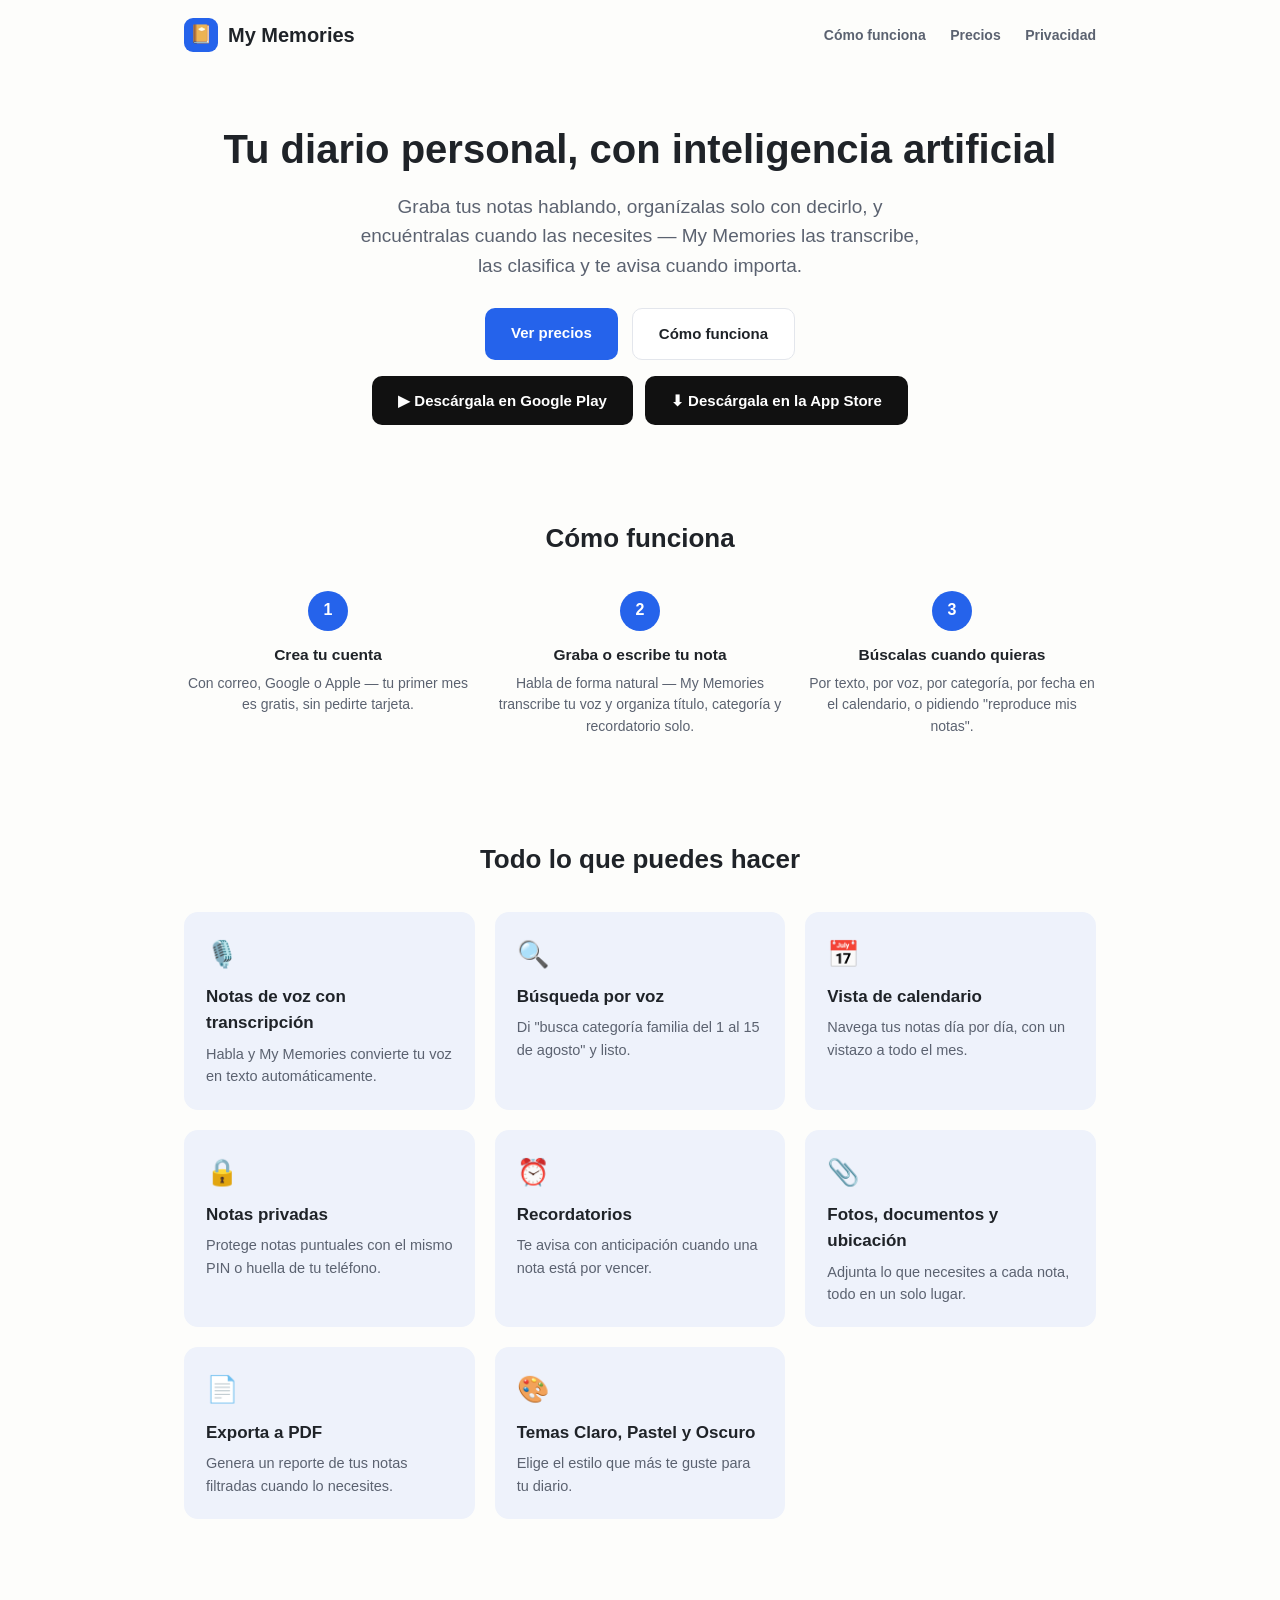
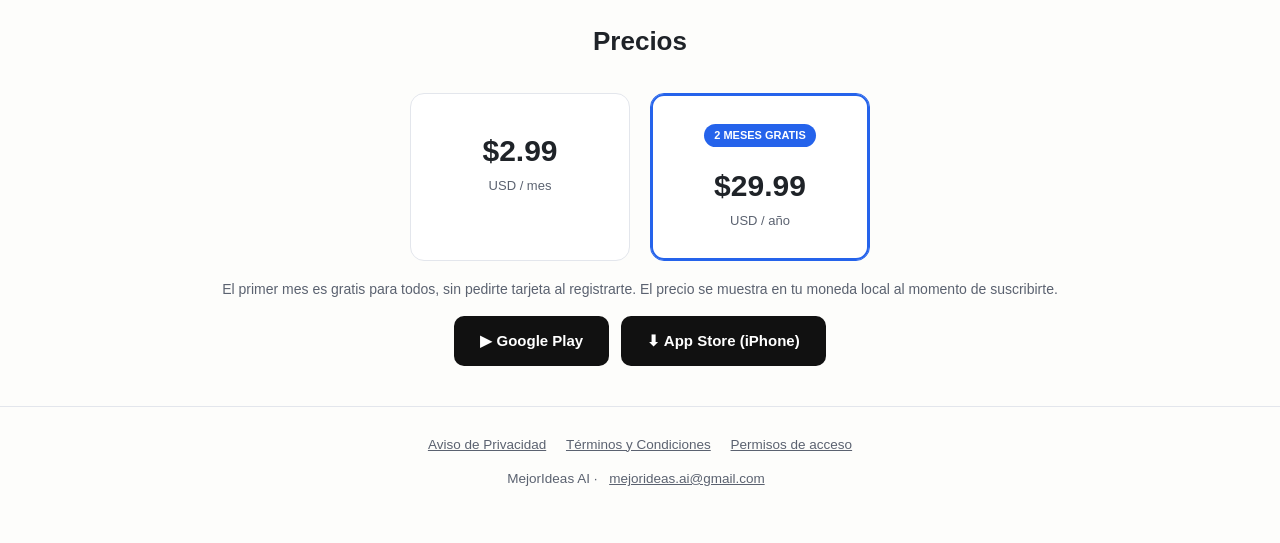
<file: index.html>
<!doctype html>
<html lang="es">
<head>
<meta charset="utf-8" />
<meta name="viewport" content="width=device-width, initial-scale=1" />
<title>My Memories — Tu diario personal con IA</title>
<meta name="description" content="My Memories: guarda tus notas de voz, fotos y recuerdos, organízalos solo con hablar, y encuéntralos cuando los necesites." />
<link rel="stylesheet" href="style.css" />
</head>
<body>

<header class="site-header">
  <a href="/" class="brand"><span class="brand-mark">📔</span> My Memories</a>
  <nav class="site-nav">
    <a href="#como-funciona">Cómo funciona</a>
    <a href="#precios">Precios</a>
    <a href="privacidad.html">Privacidad</a>
  </nav>
</header>

<section class="hero">
  <h1>Tu diario personal, con inteligencia artificial</h1>
  <p class="tagline">Graba tus notas hablando, organízalas solo con decirlo, y encuéntralas cuando las necesites — My Memories las transcribe, las clasifica y te avisa cuando importa.</p>
  <div class="cta-row">
    <a href="#precios" class="btn btn-primary">Ver precios</a>
    <a href="#como-funciona" class="btn btn-secondary">Cómo funciona</a>
  </div>
  <div class="store-row" id="descargar">
    <a href="https://play.google.com/store/apps/details?id=com.mejorideas.mydiary" class="btn btn-store" target="_blank" rel="noopener">▶ Descárgala en Google Play</a>
    <a href="https://apps.apple.com/app/id6809016361" class="btn btn-store" target="_blank" rel="noopener">⬇ Descárgala en la App Store</a>
  </div>
</section>

<section id="como-funciona">
  <h2>Cómo funciona</h2>
  <div class="steps">
    <div class="step">
      <div class="step-num">1</div>
      <h3>Crea tu cuenta</h3>
      <p>Con correo, Google o Apple — tu primer mes es gratis, sin pedirte tarjeta.</p>
    </div>
    <div class="step">
      <div class="step-num">2</div>
      <h3>Graba o escribe tu nota</h3>
      <p>Habla de forma natural — My Memories transcribe tu voz y organiza título, categoría y recordatorio solo.</p>
    </div>
    <div class="step">
      <div class="step-num">3</div>
      <h3>Búscalas cuando quieras</h3>
      <p>Por texto, por voz, por categoría, por fecha en el calendario, o pidiendo "reproduce mis notas".</p>
    </div>
  </div>
</section>

<section>
  <h2>Todo lo que puedes hacer</h2>
  <div class="grid">
    <div class="card">
      <span class="icon">🎙️</span>
      <h3>Notas de voz con transcripción</h3>
      <p>Habla y My Memories convierte tu voz en texto automáticamente.</p>
    </div>
    <div class="card">
      <span class="icon">🔍</span>
      <h3>Búsqueda por voz</h3>
      <p>Di "busca categoría familia del 1 al 15 de agosto" y listo.</p>
    </div>
    <div class="card">
      <span class="icon">📅</span>
      <h3>Vista de calendario</h3>
      <p>Navega tus notas día por día, con un vistazo a todo el mes.</p>
    </div>
    <div class="card">
      <span class="icon">🔒</span>
      <h3>Notas privadas</h3>
      <p>Protege notas puntuales con el mismo PIN o huella de tu teléfono.</p>
    </div>
    <div class="card">
      <span class="icon">⏰</span>
      <h3>Recordatorios</h3>
      <p>Te avisa con anticipación cuando una nota está por vencer.</p>
    </div>
    <div class="card">
      <span class="icon">📎</span>
      <h3>Fotos, documentos y ubicación</h3>
      <p>Adjunta lo que necesites a cada nota, todo en un solo lugar.</p>
    </div>
    <div class="card">
      <span class="icon">📄</span>
      <h3>Exporta a PDF</h3>
      <p>Genera un reporte de tus notas filtradas cuando lo necesites.</p>
    </div>
    <div class="card">
      <span class="icon">🎨</span>
      <h3>Temas Claro, Pastel y Oscuro</h3>
      <p>Elige el estilo que más te guste para tu diario.</p>
    </div>
  </div>
</section>

<section id="precios">
  <h2>Precios</h2>
  <div class="pricing">
    <div class="plan">
      <div class="price">$2.99</div>
      <div class="period">USD / mes</div>
    </div>
    <div class="plan highlight">
      <span class="badge">2 MESES GRATIS</span>
      <div class="price">$29.99</div>
      <div class="period">USD / año</div>
    </div>
  </div>
  <p class="trial-note">El primer mes es gratis para todos, sin pedirte tarjeta al registrarte. El precio se muestra en tu moneda local al momento de suscribirte.</p>
  <div class="store-row">
    <a href="https://play.google.com/store/apps/details?id=com.mejorideas.mydiary" class="btn btn-store" target="_blank" rel="noopener">▶ Google Play</a>
    <a href="https://apps.apple.com/app/id6809016361" class="btn btn-store" target="_blank" rel="noopener">⬇ App Store (iPhone)</a>
  </div>
</section>

<footer class="site-footer">
  <div>
    <a href="privacidad.html">Aviso de Privacidad</a>
    <a href="terminos.html">Términos y Condiciones</a>
    <a href="permisos.html">Permisos de acceso</a>
  </div>
  <p>MejorIdeas AI · <a href="mailto:mejorideas.ai@gmail.com">mejorideas.ai@gmail.com</a></p>
</footer>

</body>
</html>
</file>
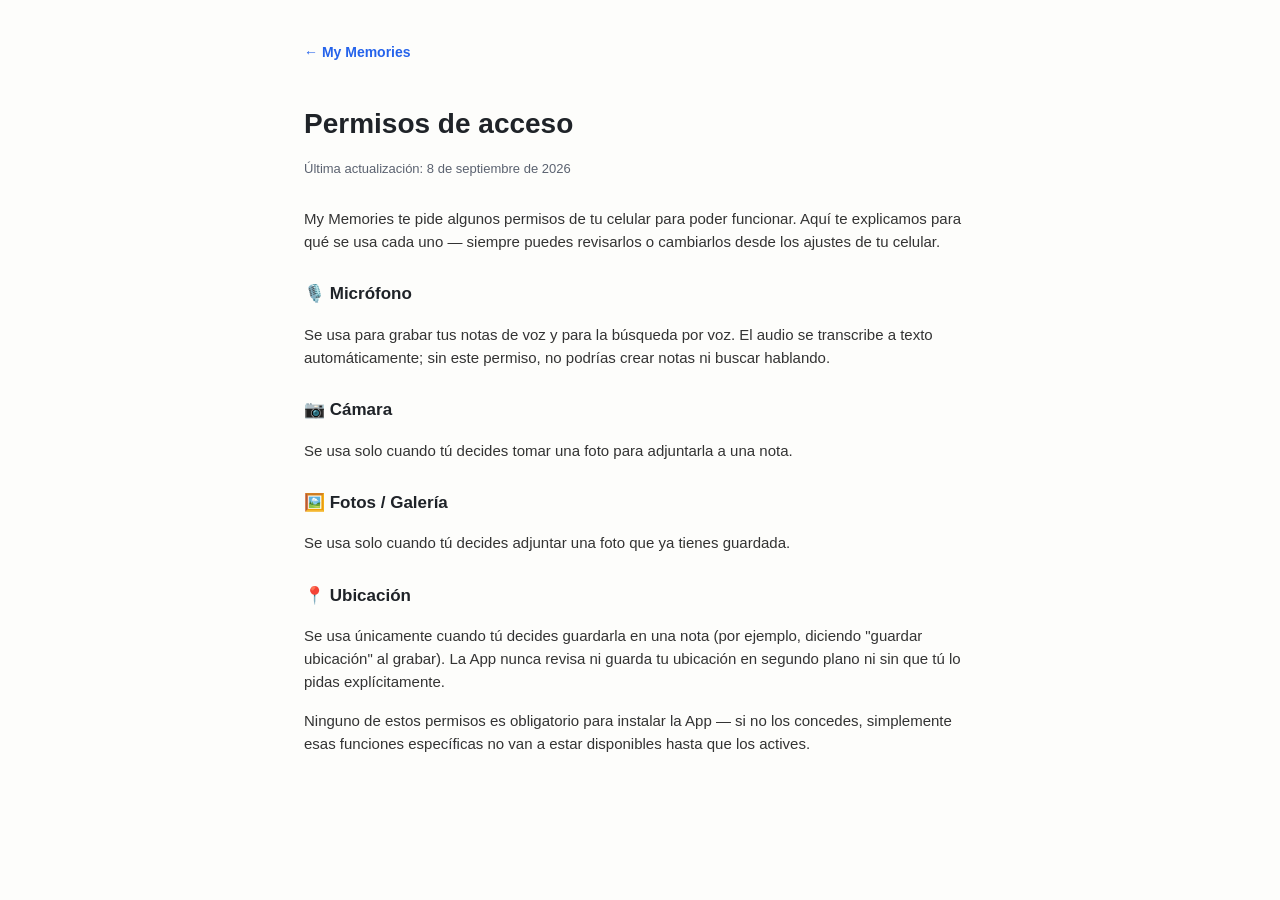
<file: permisos.html>
<!doctype html>
<html lang="es">
<head>
<meta charset="utf-8" />
<meta name="viewport" content="width=device-width, initial-scale=1" />
<title>Permisos de acceso — My Memories</title>
<link rel="stylesheet" href="style.css" />
</head>
<body>
<div class="legal-page">
  <a href="index.html" class="back-link">← My Memories</a>
  <h1>Permisos de acceso</h1>
  <p class="updated">Última actualización: 8 de septiembre de 2026</p>

  <p>My Memories te pide algunos permisos de tu celular para poder funcionar. Aquí te explicamos para qué se usa cada uno — siempre puedes revisarlos o cambiarlos desde los ajustes de tu celular.</p>

  <h2>🎙️ Micrófono</h2>
  <p>Se usa para grabar tus notas de voz y para la búsqueda por voz. El audio se transcribe a texto automáticamente; sin este permiso, no podrías crear notas ni buscar hablando.</p>

  <h2>📷 Cámara</h2>
  <p>Se usa solo cuando tú decides tomar una foto para adjuntarla a una nota.</p>

  <h2>🖼️ Fotos / Galería</h2>
  <p>Se usa solo cuando tú decides adjuntar una foto que ya tienes guardada.</p>

  <h2>📍 Ubicación</h2>
  <p>Se usa únicamente cuando tú decides guardarla en una nota (por ejemplo, diciendo "guardar ubicación" al grabar). La App nunca revisa ni guarda tu ubicación en segundo plano ni sin que tú lo pidas explícitamente.</p>

  <p>Ninguno de estos permisos es obligatorio para instalar la App — si no los concedes, simplemente esas funciones específicas no van a estar disponibles hasta que los actives.</p>
</div>
</body>
</html>
</file>
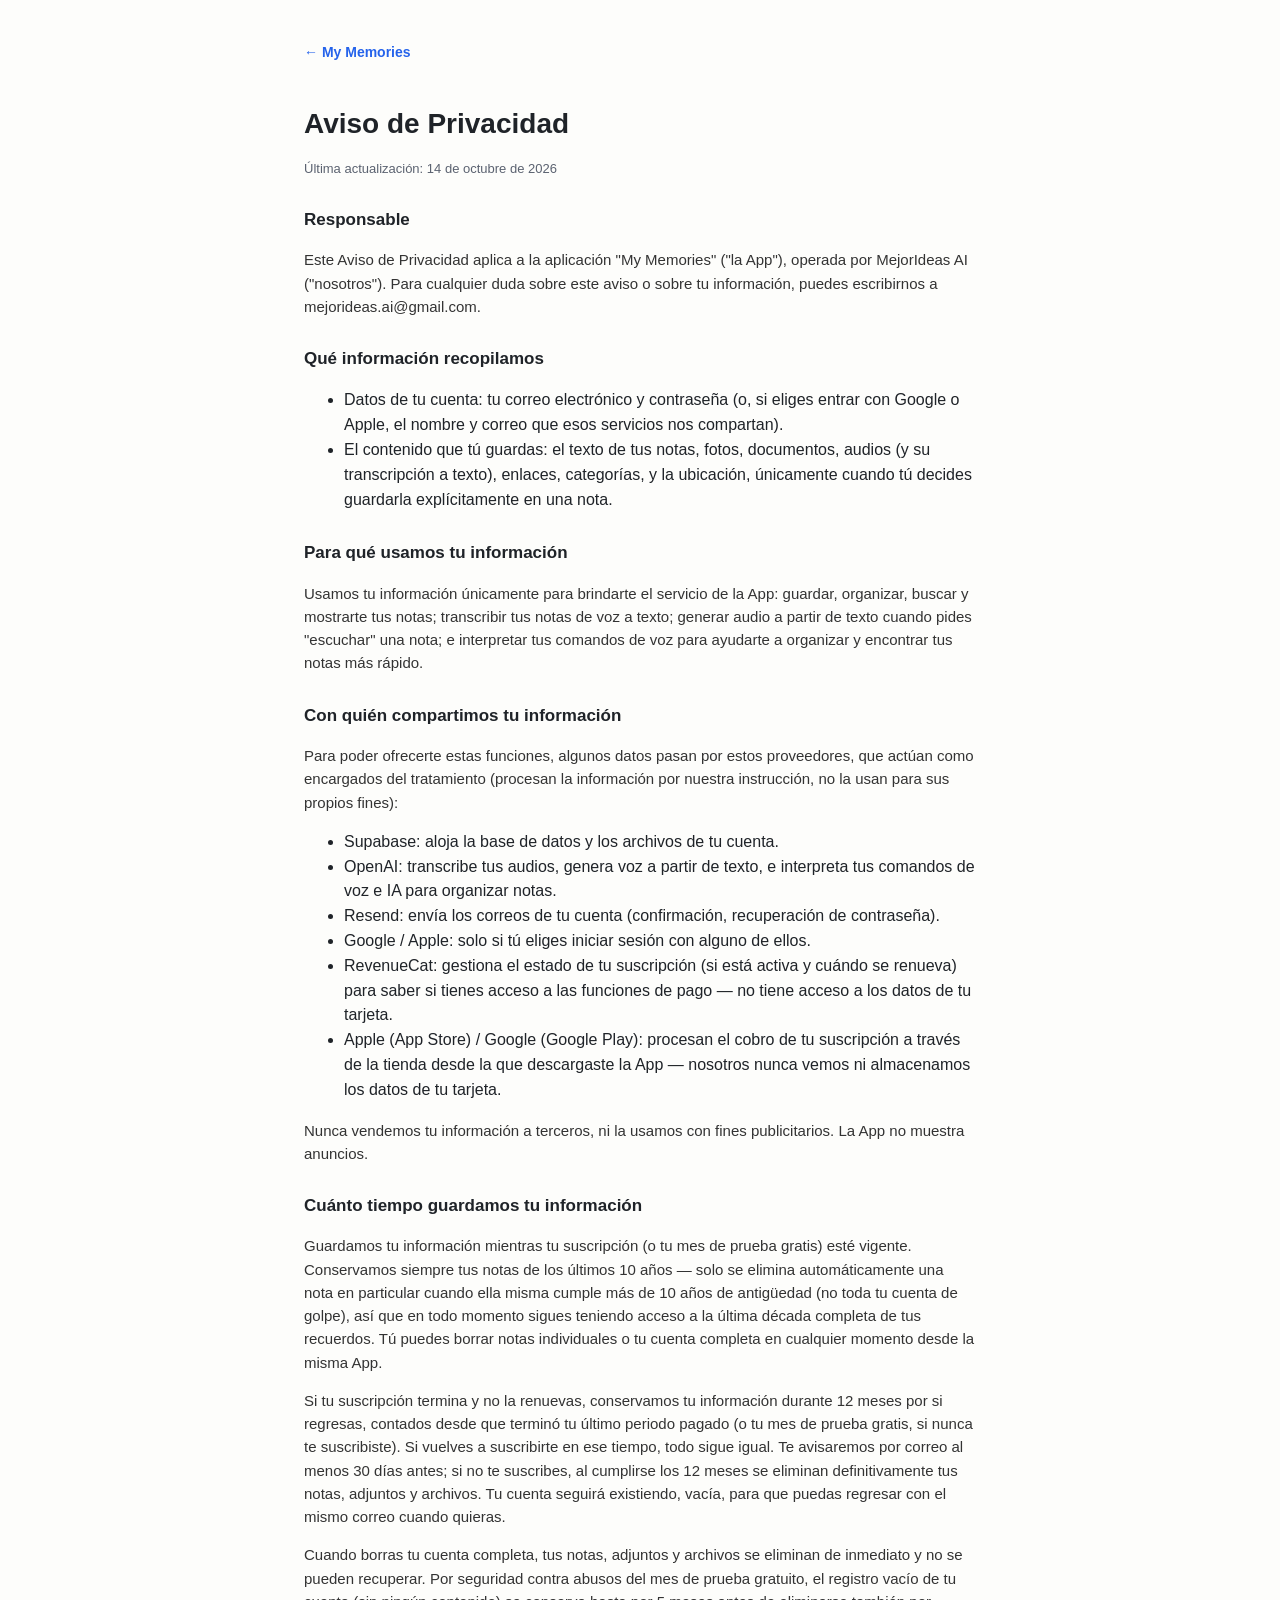
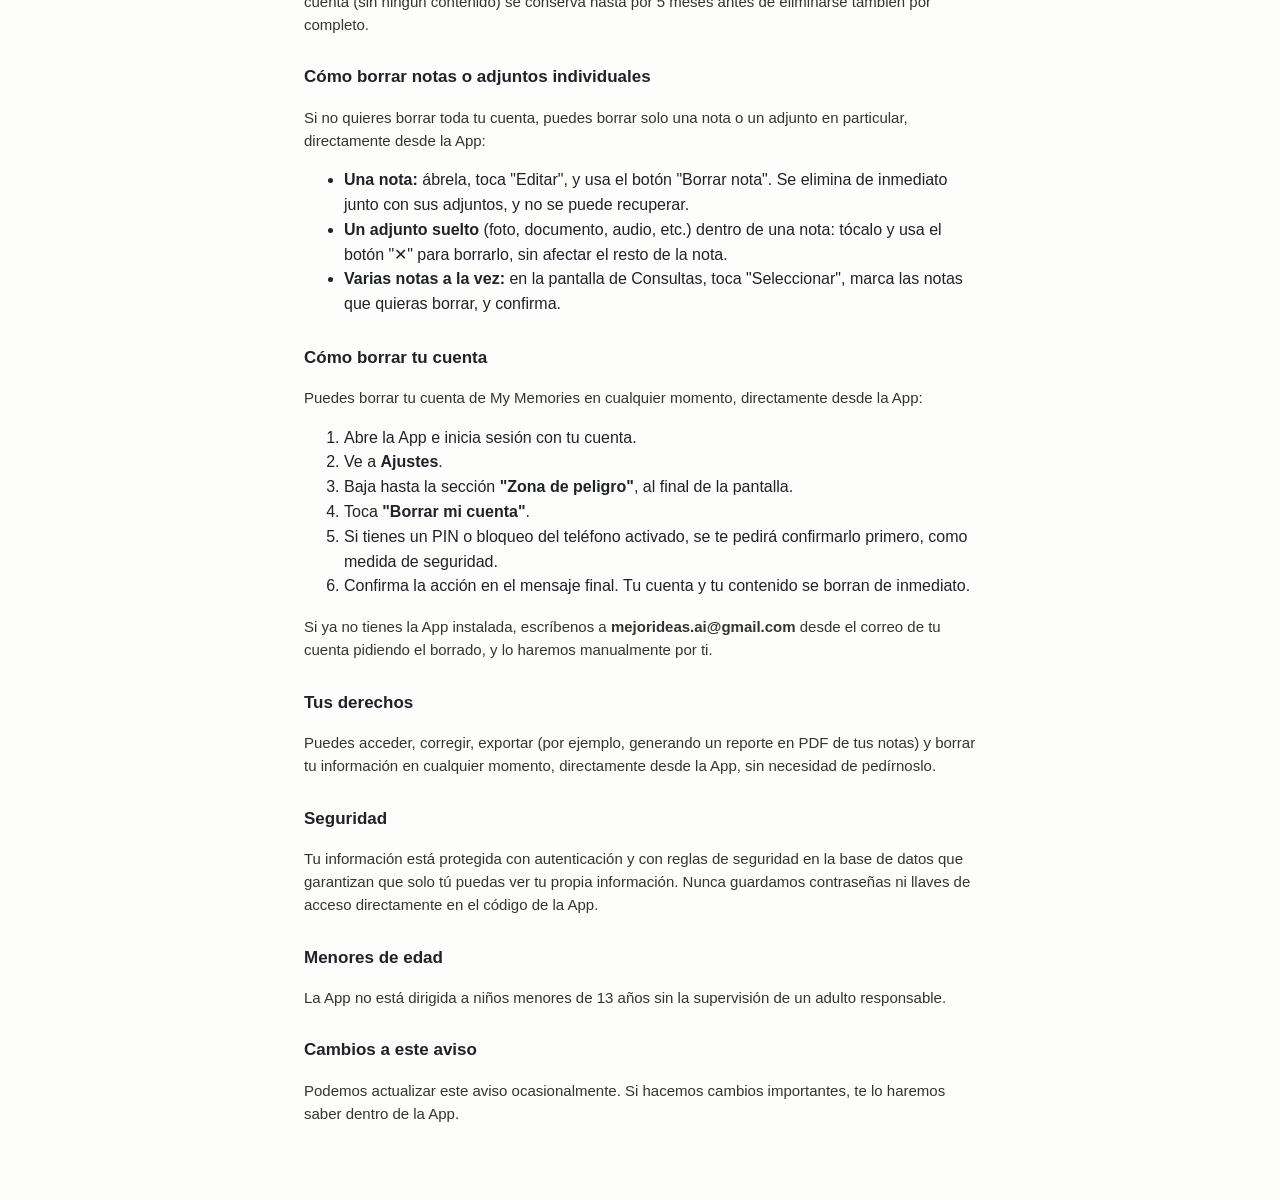
<file: privacidad.html>
<!doctype html>
<html lang="es">
<head>
<meta charset="utf-8" />
<meta name="viewport" content="width=device-width, initial-scale=1" />
<title>Aviso de Privacidad — My Memories</title>
<link rel="stylesheet" href="style.css" />
</head>
<body>
<div class="legal-page">
  <a href="index.html" class="back-link">← My Memories</a>
  <h1>Aviso de Privacidad</h1>
  <p class="updated">Última actualización: 14 de octubre de 2026</p>

  <h2>Responsable</h2>
  <p>Este Aviso de Privacidad aplica a la aplicación "My Memories" ("la App"), operada por MejorIdeas AI ("nosotros"). Para cualquier duda sobre este aviso o sobre tu información, puedes escribirnos a mejorideas.ai@gmail.com.</p>

  <h2>Qué información recopilamos</h2>
  <ul>
    <li>Datos de tu cuenta: tu correo electrónico y contraseña (o, si eliges entrar con Google o Apple, el nombre y correo que esos servicios nos compartan).</li>
    <li>El contenido que tú guardas: el texto de tus notas, fotos, documentos, audios (y su transcripción a texto), enlaces, categorías, y la ubicación, únicamente cuando tú decides guardarla explícitamente en una nota.</li>
  </ul>

  <h2>Para qué usamos tu información</h2>
  <p>Usamos tu información únicamente para brindarte el servicio de la App: guardar, organizar, buscar y mostrarte tus notas; transcribir tus notas de voz a texto; generar audio a partir de texto cuando pides "escuchar" una nota; e interpretar tus comandos de voz para ayudarte a organizar y encontrar tus notas más rápido.</p>

  <h2>Con quién compartimos tu información</h2>
  <p>Para poder ofrecerte estas funciones, algunos datos pasan por estos proveedores, que actúan como encargados del tratamiento (procesan la información por nuestra instrucción, no la usan para sus propios fines):</p>
  <ul>
    <li>Supabase: aloja la base de datos y los archivos de tu cuenta.</li>
    <li>OpenAI: transcribe tus audios, genera voz a partir de texto, e interpreta tus comandos de voz e IA para organizar notas.</li>
    <li>Resend: envía los correos de tu cuenta (confirmación, recuperación de contraseña).</li>
    <li>Google / Apple: solo si tú eliges iniciar sesión con alguno de ellos.</li>
    <li>RevenueCat: gestiona el estado de tu suscripción (si está activa y cuándo se renueva) para saber si tienes acceso a las funciones de pago — no tiene acceso a los datos de tu tarjeta.</li>
    <li>Apple (App Store) / Google (Google Play): procesan el cobro de tu suscripción a través de la tienda desde la que descargaste la App — nosotros nunca vemos ni almacenamos los datos de tu tarjeta.</li>
  </ul>
  <p>Nunca vendemos tu información a terceros, ni la usamos con fines publicitarios. La App no muestra anuncios.</p>

  <h2>Cuánto tiempo guardamos tu información</h2>
  <p>Guardamos tu información mientras tu suscripción (o tu mes de prueba gratis) esté vigente. Conservamos siempre tus notas de los últimos 10 años — solo se elimina automáticamente una nota en particular cuando ella misma cumple más de 10 años de antigüedad (no toda tu cuenta de golpe), así que en todo momento sigues teniendo acceso a la última década completa de tus recuerdos. Tú puedes borrar notas individuales o tu cuenta completa en cualquier momento desde la misma App.</p>
  <p>Si tu suscripción termina y no la renuevas, conservamos tu información durante 12 meses por si regresas, contados desde que terminó tu último periodo pagado (o tu mes de prueba gratis, si nunca te suscribiste). Si vuelves a suscribirte en ese tiempo, todo sigue igual. Te avisaremos por correo al menos 30 días antes; si no te suscribes, al cumplirse los 12 meses se eliminan definitivamente tus notas, adjuntos y archivos. Tu cuenta seguirá existiendo, vacía, para que puedas regresar con el mismo correo cuando quieras.</p>
  <p>Cuando borras tu cuenta completa, tus notas, adjuntos y archivos se eliminan de inmediato y no se pueden recuperar. Por seguridad contra abusos del mes de prueba gratuito, el registro vacío de tu cuenta (sin ningún contenido) se conserva hasta por 5 meses antes de eliminarse también por completo.</p>

  <h2>Cómo borrar notas o adjuntos individuales</h2>
  <p>Si no quieres borrar toda tu cuenta, puedes borrar solo una nota o un adjunto en particular, directamente desde la App:</p>
  <ul>
    <li><strong>Una nota:</strong> ábrela, toca "Editar", y usa el botón "Borrar nota". Se elimina de inmediato junto con sus adjuntos, y no se puede recuperar.</li>
    <li><strong>Un adjunto suelto</strong> (foto, documento, audio, etc.) dentro de una nota: tócalo y usa el botón "✕" para borrarlo, sin afectar el resto de la nota.</li>
    <li><strong>Varias notas a la vez:</strong> en la pantalla de Consultas, toca "Seleccionar", marca las notas que quieras borrar, y confirma.</li>
  </ul>

  <h2>Cómo borrar tu cuenta</h2>
  <p>Puedes borrar tu cuenta de My Memories en cualquier momento, directamente desde la App:</p>
  <ol>
    <li>Abre la App e inicia sesión con tu cuenta.</li>
    <li>Ve a <strong>Ajustes</strong>.</li>
    <li>Baja hasta la sección <strong>"Zona de peligro"</strong>, al final de la pantalla.</li>
    <li>Toca <strong>"Borrar mi cuenta"</strong>.</li>
    <li>Si tienes un PIN o bloqueo del teléfono activado, se te pedirá confirmarlo primero, como medida de seguridad.</li>
    <li>Confirma la acción en el mensaje final. Tu cuenta y tu contenido se borran de inmediato.</li>
  </ol>
  <p>Si ya no tienes la App instalada, escríbenos a <strong>mejorideas.ai@gmail.com</strong> desde el correo de tu cuenta pidiendo el borrado, y lo haremos manualmente por ti.</p>

  <h2>Tus derechos</h2>
  <p>Puedes acceder, corregir, exportar (por ejemplo, generando un reporte en PDF de tus notas) y borrar tu información en cualquier momento, directamente desde la App, sin necesidad de pedírnoslo.</p>

  <h2>Seguridad</h2>
  <p>Tu información está protegida con autenticación y con reglas de seguridad en la base de datos que garantizan que solo tú puedas ver tu propia información. Nunca guardamos contraseñas ni llaves de acceso directamente en el código de la App.</p>

  <h2>Menores de edad</h2>
  <p>La App no está dirigida a niños menores de 13 años sin la supervisión de un adulto responsable.</p>

  <h2>Cambios a este aviso</h2>
  <p>Podemos actualizar este aviso ocasionalmente. Si hacemos cambios importantes, te lo haremos saber dentro de la App.</p>
</div>
</body>
</html>
</file>
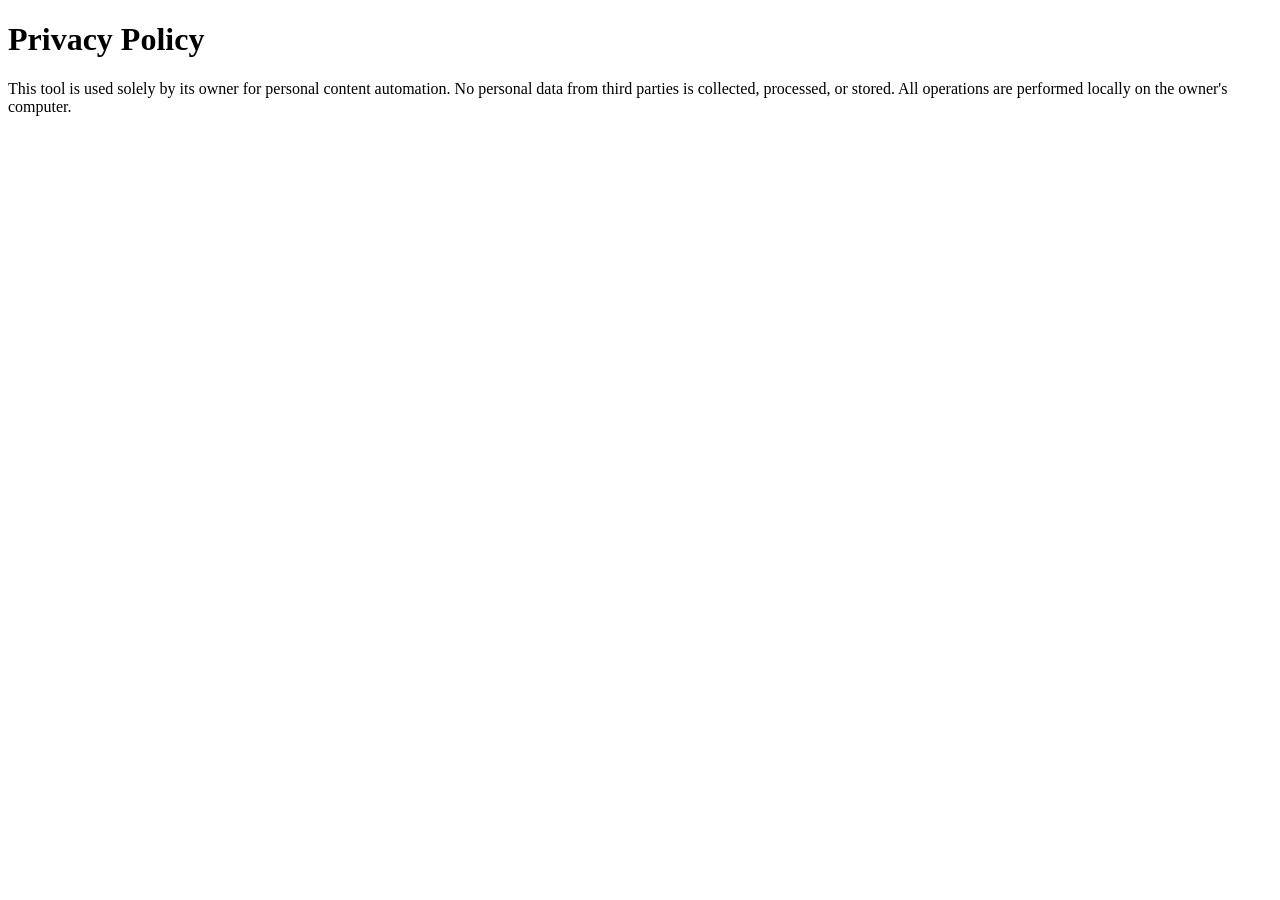
<file: privacy.html>
<!DOCTYPE html>
<html>
<head><title>Privacy Policy</title></head>
<body>
<h1>Privacy Policy</h1>
<p>This tool is used solely by its owner for personal content automation. No personal data from third parties is collected, processed, or stored. All operations are performed locally on the owner's computer.</p>
</body>
</html>
</file>
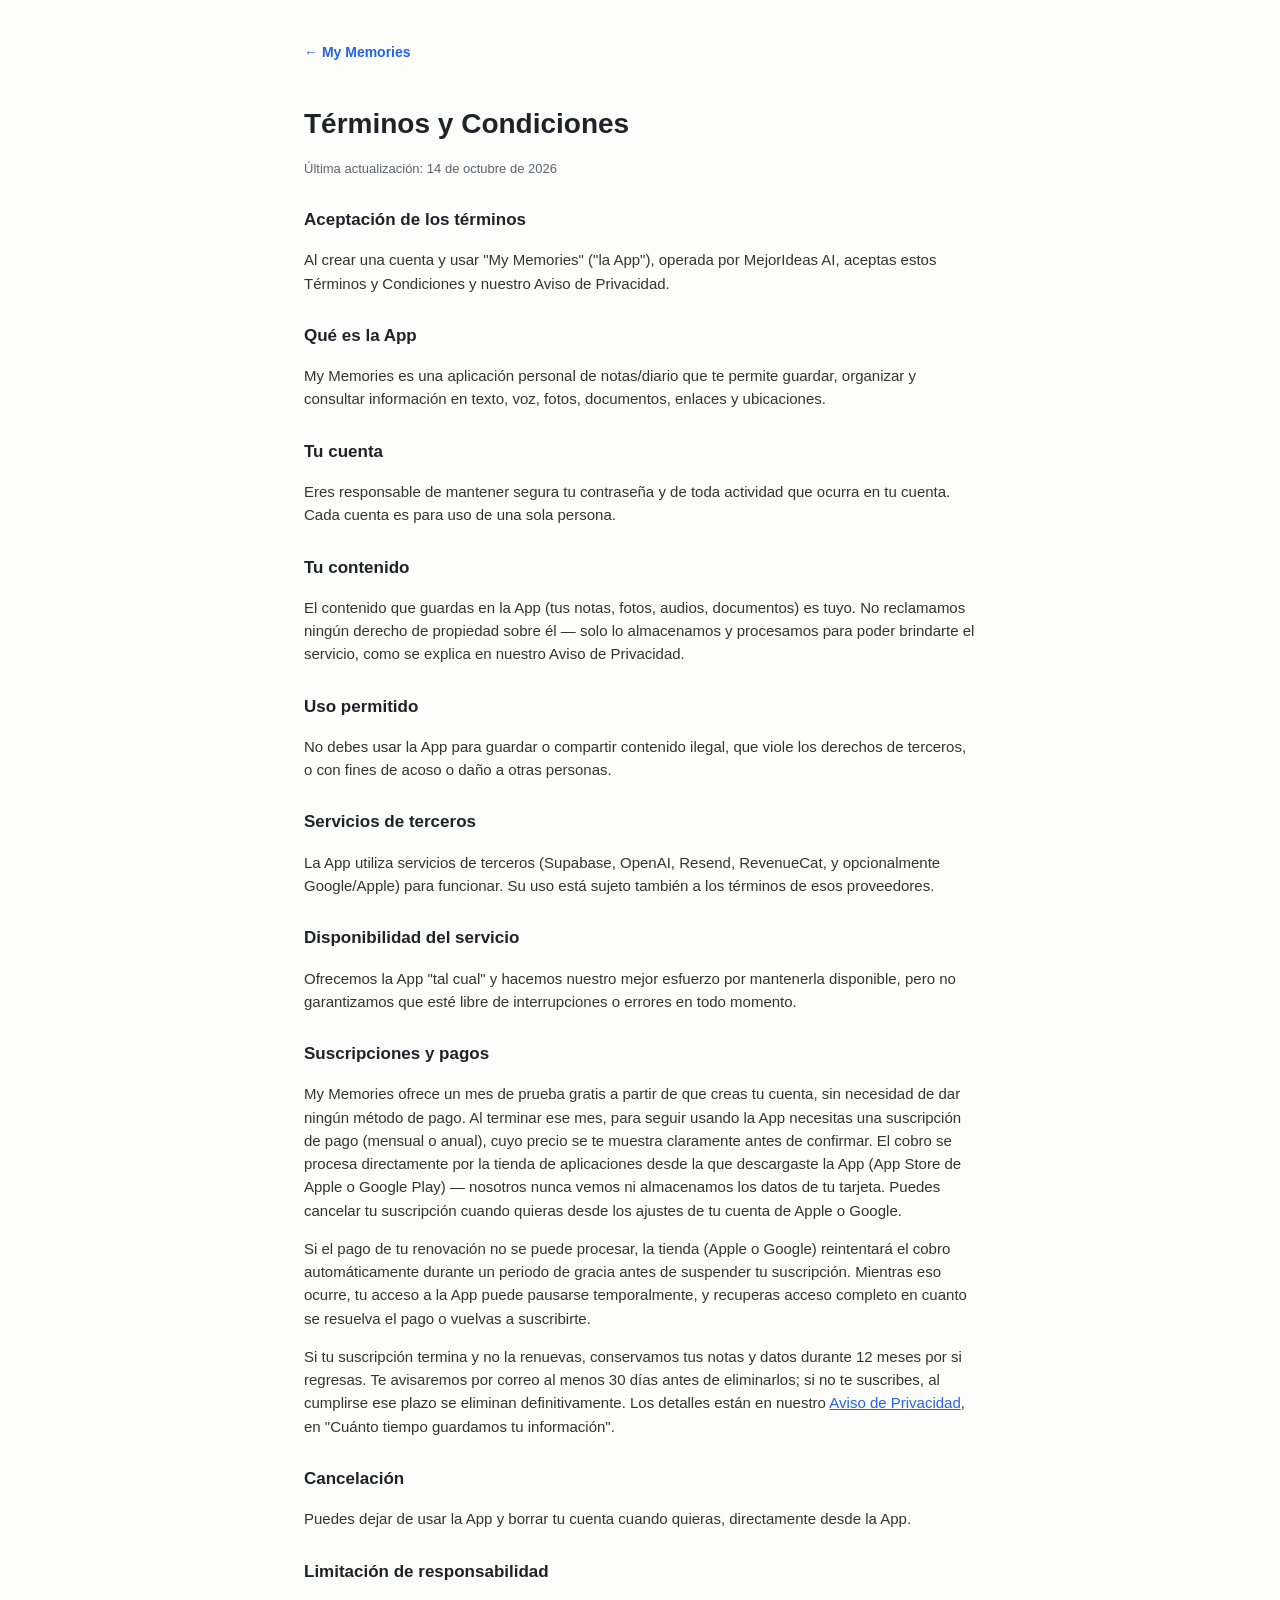
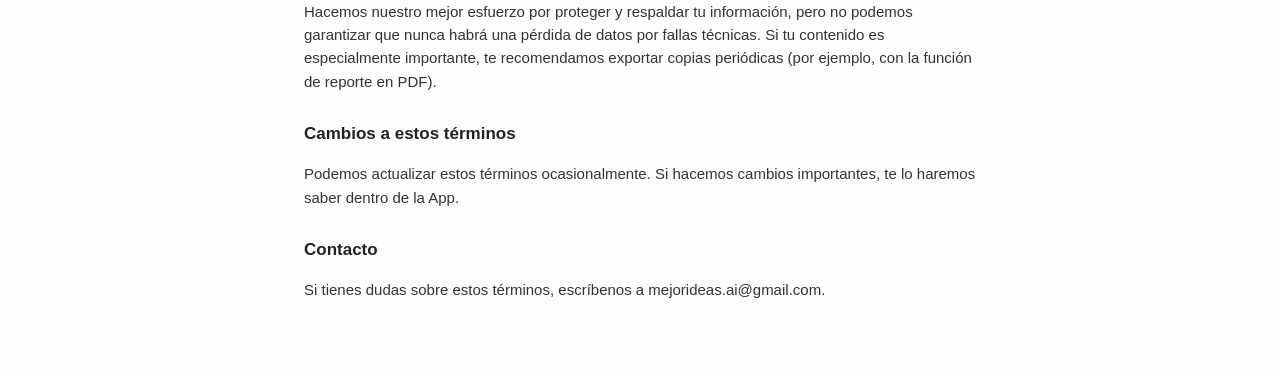
<file: terminos.html>
<!doctype html>
<html lang="es">
<head>
<meta charset="utf-8" />
<meta name="viewport" content="width=device-width, initial-scale=1" />
<title>Términos y Condiciones — My Memories</title>
<link rel="stylesheet" href="style.css" />
</head>
<body>
<div class="legal-page">
  <a href="index.html" class="back-link">← My Memories</a>
  <h1>Términos y Condiciones</h1>
  <p class="updated">Última actualización: 14 de octubre de 2026</p>

  <h2>Aceptación de los términos</h2>
  <p>Al crear una cuenta y usar "My Memories" ("la App"), operada por MejorIdeas AI, aceptas estos Términos y Condiciones y nuestro Aviso de Privacidad.</p>

  <h2>Qué es la App</h2>
  <p>My Memories es una aplicación personal de notas/diario que te permite guardar, organizar y consultar información en texto, voz, fotos, documentos, enlaces y ubicaciones.</p>

  <h2>Tu cuenta</h2>
  <p>Eres responsable de mantener segura tu contraseña y de toda actividad que ocurra en tu cuenta. Cada cuenta es para uso de una sola persona.</p>

  <h2>Tu contenido</h2>
  <p>El contenido que guardas en la App (tus notas, fotos, audios, documentos) es tuyo. No reclamamos ningún derecho de propiedad sobre él — solo lo almacenamos y procesamos para poder brindarte el servicio, como se explica en nuestro Aviso de Privacidad.</p>

  <h2>Uso permitido</h2>
  <p>No debes usar la App para guardar o compartir contenido ilegal, que viole los derechos de terceros, o con fines de acoso o daño a otras personas.</p>

  <h2>Servicios de terceros</h2>
  <p>La App utiliza servicios de terceros (Supabase, OpenAI, Resend, RevenueCat, y opcionalmente Google/Apple) para funcionar. Su uso está sujeto también a los términos de esos proveedores.</p>

  <h2>Disponibilidad del servicio</h2>
  <p>Ofrecemos la App "tal cual" y hacemos nuestro mejor esfuerzo por mantenerla disponible, pero no garantizamos que esté libre de interrupciones o errores en todo momento.</p>

  <h2>Suscripciones y pagos</h2>
  <p>My Memories ofrece un mes de prueba gratis a partir de que creas tu cuenta, sin necesidad de dar ningún método de pago. Al terminar ese mes, para seguir usando la App necesitas una suscripción de pago (mensual o anual), cuyo precio se te muestra claramente antes de confirmar. El cobro se procesa directamente por la tienda de aplicaciones desde la que descargaste la App (App Store de Apple o Google Play) — nosotros nunca vemos ni almacenamos los datos de tu tarjeta. Puedes cancelar tu suscripción cuando quieras desde los ajustes de tu cuenta de Apple o Google.</p>
  <p>Si el pago de tu renovación no se puede procesar, la tienda (Apple o Google) reintentará el cobro automáticamente durante un periodo de gracia antes de suspender tu suscripción. Mientras eso ocurre, tu acceso a la App puede pausarse temporalmente, y recuperas acceso completo en cuanto se resuelva el pago o vuelvas a suscribirte.</p>
  <p>Si tu suscripción termina y no la renuevas, conservamos tus notas y datos durante 12 meses por si regresas. Te avisaremos por correo al menos 30 días antes de eliminarlos; si no te suscribes, al cumplirse ese plazo se eliminan definitivamente. Los detalles están en nuestro <a href="privacidad.html">Aviso de Privacidad</a>, en "Cuánto tiempo guardamos tu información".</p>

  <h2>Cancelación</h2>
  <p>Puedes dejar de usar la App y borrar tu cuenta cuando quieras, directamente desde la App.</p>

  <h2>Limitación de responsabilidad</h2>
  <p>Hacemos nuestro mejor esfuerzo por proteger y respaldar tu información, pero no podemos garantizar que nunca habrá una pérdida de datos por fallas técnicas. Si tu contenido es especialmente importante, te recomendamos exportar copias periódicas (por ejemplo, con la función de reporte en PDF).</p>

  <h2>Cambios a estos términos</h2>
  <p>Podemos actualizar estos términos ocasionalmente. Si hacemos cambios importantes, te lo haremos saber dentro de la App.</p>

  <h2>Contacto</h2>
  <p>Si tienes dudas sobre estos términos, escríbenos a mejorideas.ai@gmail.com.</p>
</div>
</body>
</html>
</file>
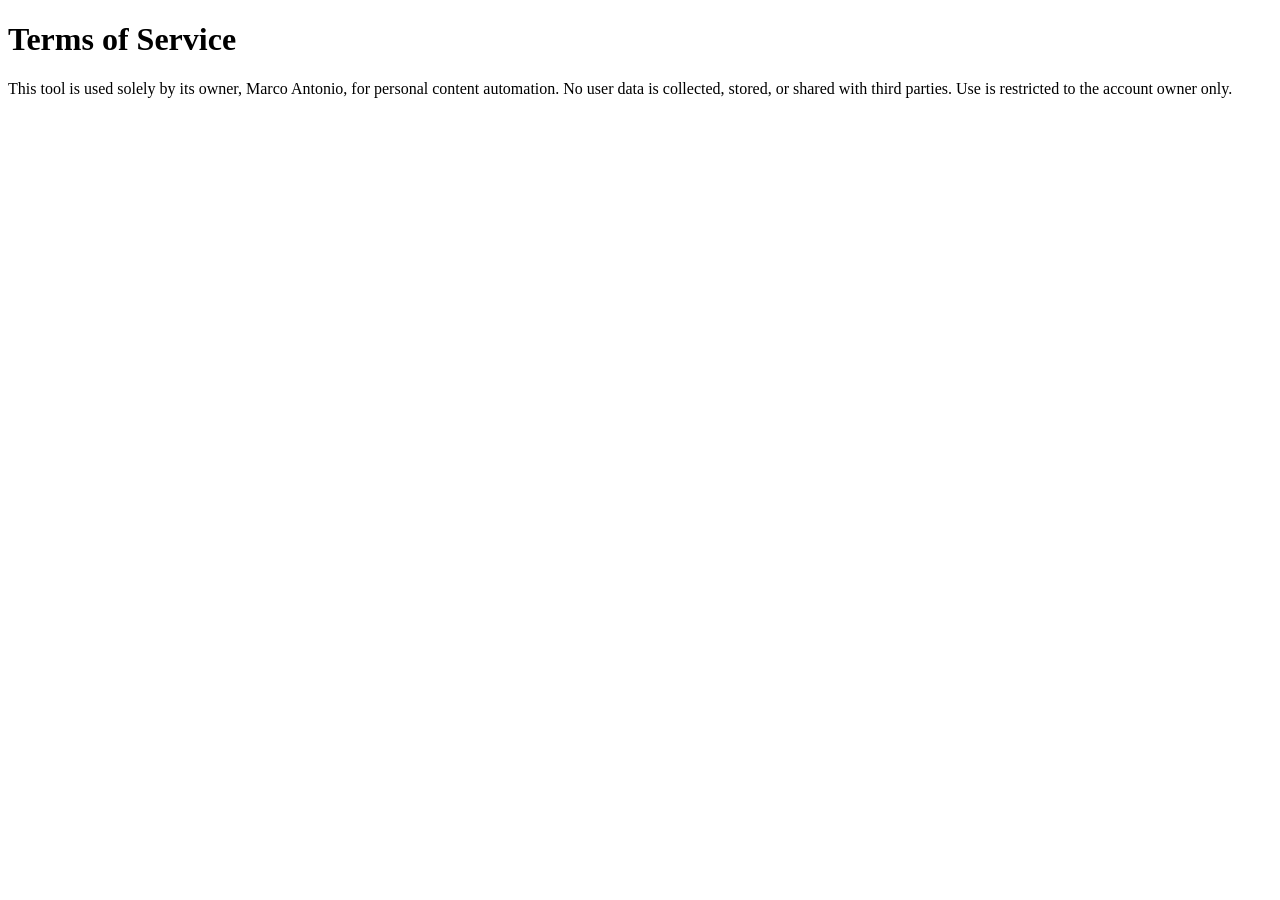
<file: tos.html>
<!DOCTYPE html>
<html>
<head><title>Terms of Service</title></head>
<body>
<h1>Terms of Service</h1>
<p>This tool is used solely by its owner, Marco Antonio, for personal content automation. No user data is collected, stored, or shared with third parties. Use is restricted to the account owner only.</p>
</body>
</html>
</file>
<file: style.css>
:root {
  --blue: #2563eb;
  --blue-dark: #1d4ed8;
  --text: #1f2328;
  --muted: #5b6270;
  --bg: #fdfdfb;
  --card: #eef2fb;
  --border: #e3e6ec;
}

* {
  box-sizing: border-box;
}

body {
  margin: 0;
  font-family: -apple-system, BlinkMacSystemFont, "Segoe UI", Roboto, Helvetica, Arial, sans-serif;
  color: var(--text);
  background: var(--bg);
  line-height: 1.55;
}

a {
  color: var(--blue);
}

header.site-header {
  display: flex;
  align-items: center;
  justify-content: space-between;
  padding: 18px 24px;
  max-width: 960px;
  margin: 0 auto;
}

.brand {
  display: flex;
  align-items: center;
  gap: 10px;
  font-weight: 700;
  font-size: 20px;
  text-decoration: none;
  color: var(--text);
}

.brand-mark {
  width: 34px;
  height: 34px;
  border-radius: 9px;
  background: var(--blue);
  color: #fff;
  display: flex;
  align-items: center;
  justify-content: center;
  font-size: 18px;
}

nav.site-nav a {
  margin-left: 20px;
  text-decoration: none;
  color: var(--muted);
  font-size: 14px;
  font-weight: 600;
}

.hero {
  max-width: 960px;
  margin: 0 auto;
  padding: 48px 24px 32px;
  text-align: center;
}

.hero h1 {
  font-size: 40px;
  margin: 0 0 12px;
}

.hero p.tagline {
  font-size: 19px;
  color: var(--muted);
  max-width: 560px;
  margin: 0 auto 28px;
}

.cta-row {
  display: flex;
  justify-content: center;
  gap: 14px;
  flex-wrap: wrap;
}

.btn {
  display: inline-block;
  padding: 13px 26px;
  border-radius: 10px;
  font-weight: 700;
  text-decoration: none;
  font-size: 15px;
}

.btn-primary {
  background: var(--blue);
  color: #fff;
}

.btn-primary:hover {
  background: var(--blue-dark);
}

.btn-secondary {
  background: #fff;
  color: var(--text);
  border: 1px solid var(--border);
}

section {
  max-width: 960px;
  margin: 0 auto;
  padding: 40px 24px;
}

section h2 {
  font-size: 26px;
  text-align: center;
  margin-bottom: 32px;
}

.grid {
  display: grid;
  grid-template-columns: repeat(auto-fit, minmax(240px, 1fr));
  gap: 20px;
}

.card {
  background: var(--card);
  border-radius: 14px;
  padding: 22px;
}

.card .icon {
  font-size: 26px;
  margin-bottom: 10px;
  display: block;
}

.card h3 {
  margin: 0 0 6px;
  font-size: 17px;
}

.card p {
  margin: 0;
  color: var(--muted);
  font-size: 14.5px;
}

.steps {
  counter-reset: step;
  display: grid;
  grid-template-columns: repeat(auto-fit, minmax(200px, 1fr));
  gap: 24px;
}

.step {
  text-align: center;
}

.step .step-num {
  width: 40px;
  height: 40px;
  border-radius: 50%;
  background: var(--blue);
  color: #fff;
  display: flex;
  align-items: center;
  justify-content: center;
  font-weight: 700;
  margin: 0 auto 12px;
}

.step h3 {
  font-size: 15.5px;
  margin: 0 0 6px;
}

.step p {
  color: var(--muted);
  font-size: 14px;
  margin: 0;
}

.pricing {
  display: flex;
  justify-content: center;
  gap: 20px;
  flex-wrap: wrap;
}

.plan {
  background: #fff;
  border: 1px solid var(--border);
  border-radius: 14px;
  padding: 28px;
  width: 220px;
  text-align: center;
}

.plan.highlight {
  border-color: var(--blue);
  box-shadow: 0 0 0 2px var(--blue) inset;
}

.plan .badge {
  display: inline-block;
  background: var(--blue);
  color: #fff;
  font-size: 11px;
  font-weight: 700;
  padding: 3px 10px;
  border-radius: 999px;
  margin-bottom: 10px;
}

.plan .price {
  font-size: 30px;
  font-weight: 800;
  margin: 6px 0 2px;
}

.plan .period {
  color: var(--muted);
  font-size: 13px;
}

.trial-note {
  text-align: center;
  color: var(--muted);
  font-size: 14px;
  margin-top: 18px;
}

footer.site-footer {
  border-top: 1px solid var(--border);
  padding: 28px 24px 40px;
  text-align: center;
  color: var(--muted);
  font-size: 13.5px;
}

footer.site-footer a {
  color: var(--muted);
  margin: 0 8px;
}

.legal-page {
  max-width: 720px;
  margin: 0 auto;
  padding: 40px 24px 60px;
}

.legal-page h1 {
  font-size: 28px;
  margin-bottom: 4px;
}

.legal-page .updated {
  color: var(--muted);
  font-size: 13px;
  margin-bottom: 28px;
}

.legal-page p, .legal-page h2 {
  white-space: pre-line;
}

.legal-page h2 {
  font-size: 17px;
  margin-top: 28px;
  margin-bottom: 6px;
}

.legal-page p {
  font-size: 15px;
  color: #333;
}

.back-link {
  display: inline-block;
  margin-bottom: 20px;
  font-size: 14px;
  font-weight: 600;
  text-decoration: none;
}

@media (max-width: 600px) {
  .hero h1 { font-size: 30px; }
  nav.site-nav a { margin-left: 12px; font-size: 13px; }
}

/* Botones de descarga en las tiendas */
.store-row {
  display: flex;
  flex-wrap: wrap;
  gap: 12px;
  justify-content: center;
  margin-top: 16px;
}
.btn-store {
  background: #111111;
  color: #ffffff;
}
.btn-store:hover {
  background: #333333;
  color: #ffffff;
}
</file>
